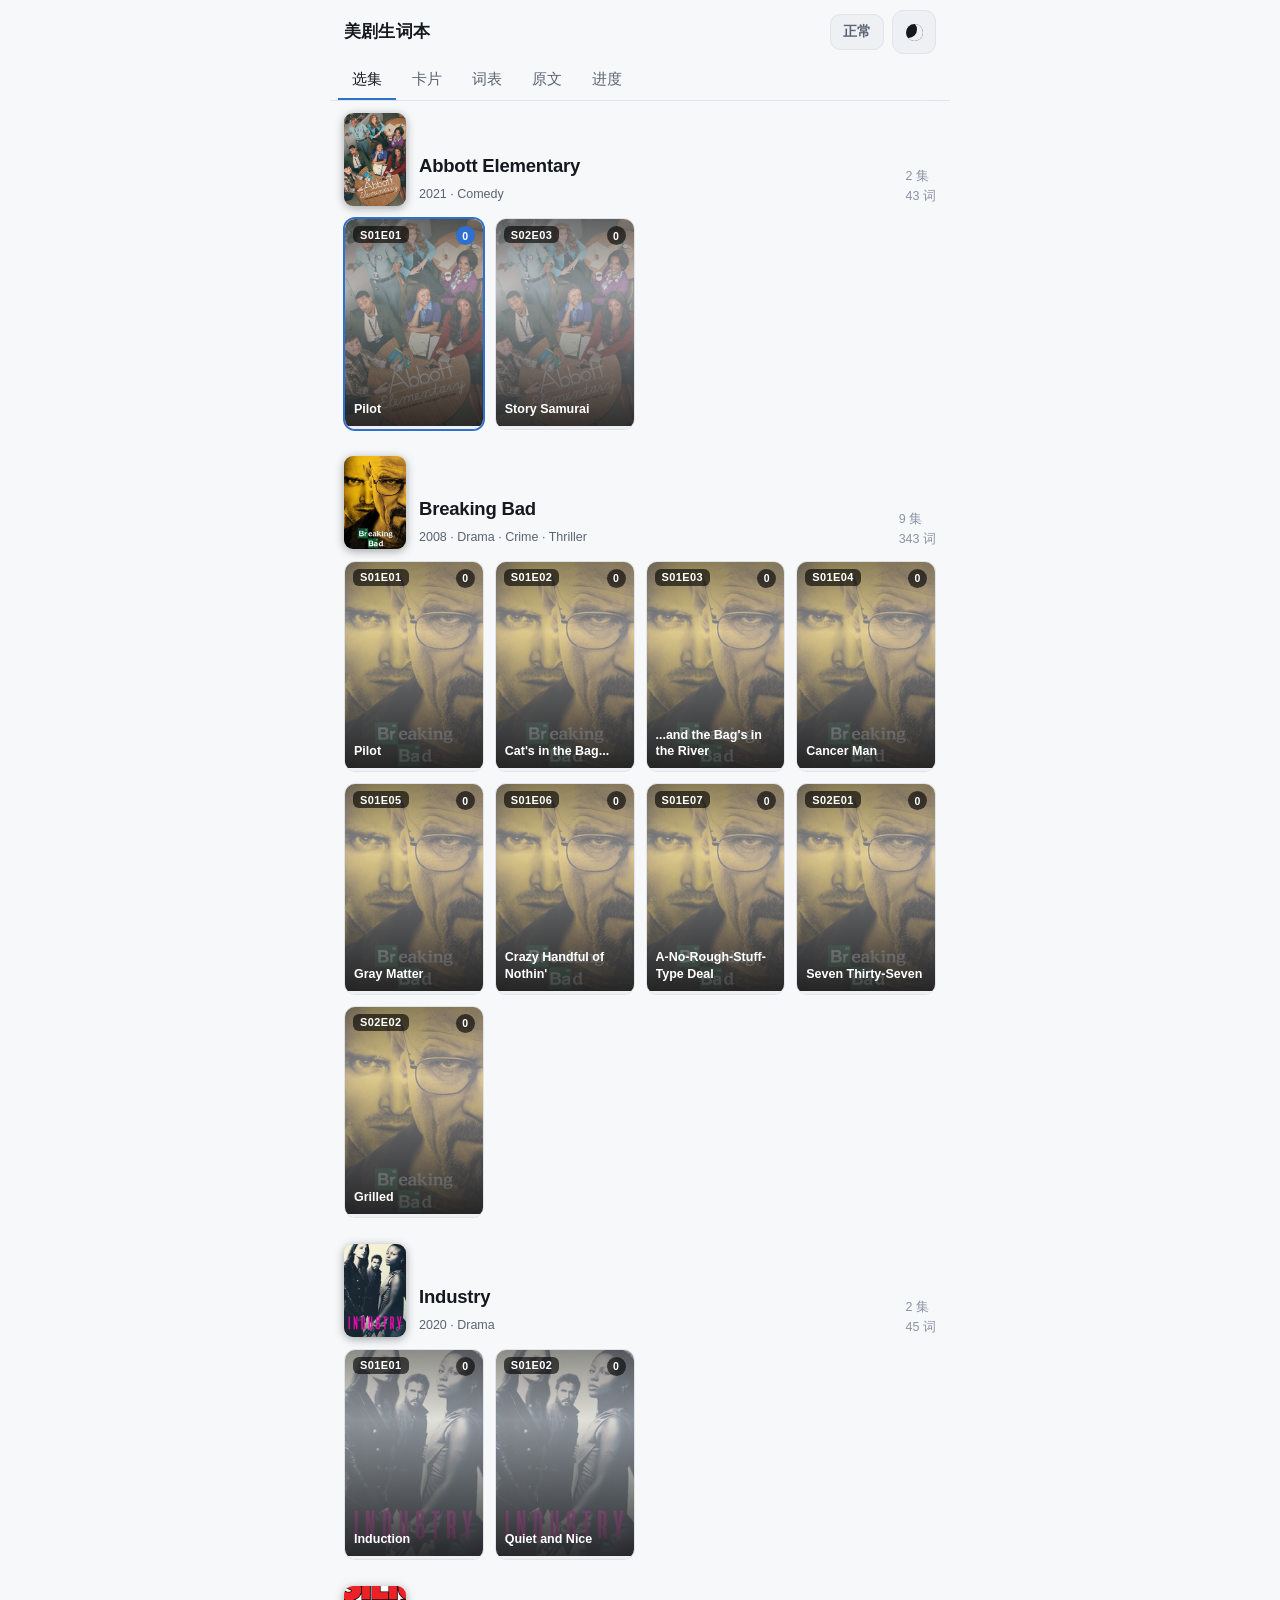
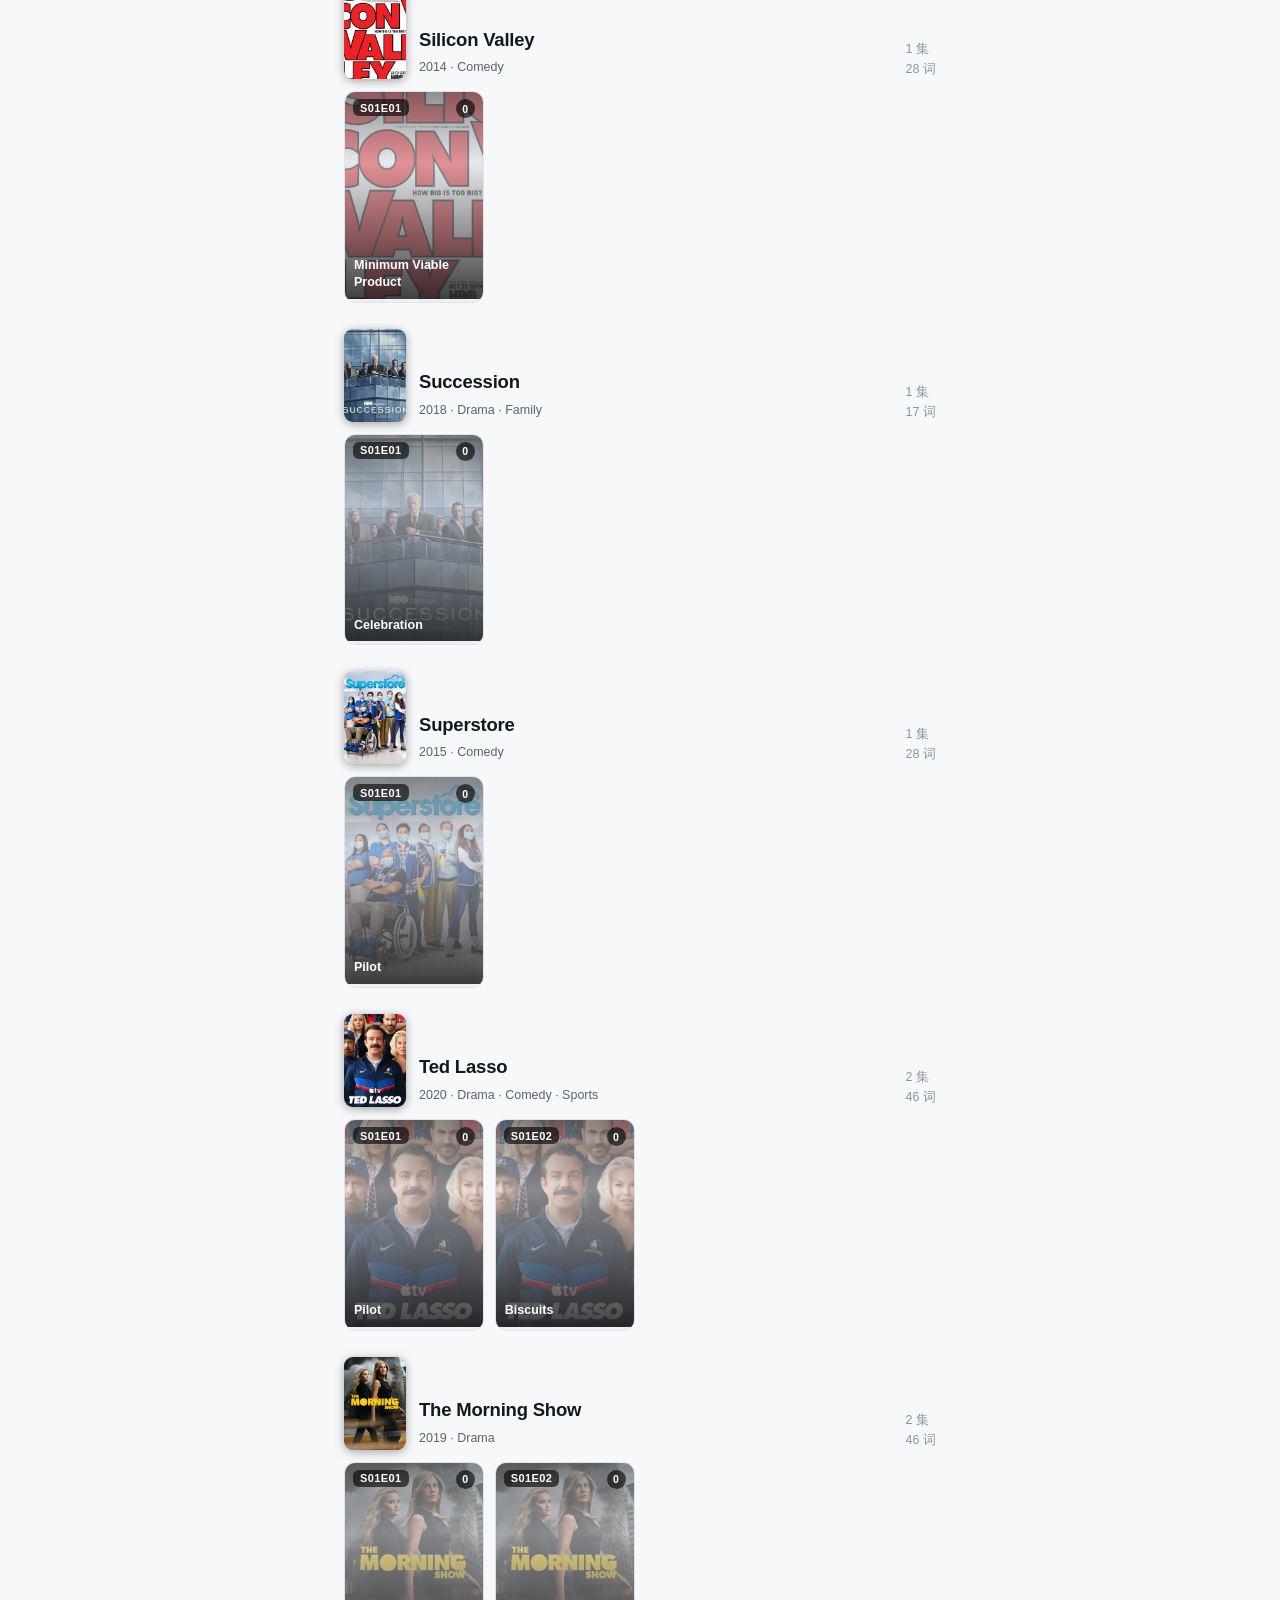
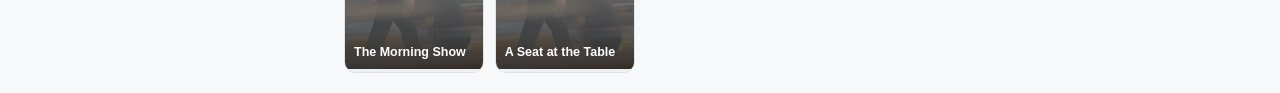
<file: index.html>
<!DOCTYPE html>
<html lang="zh-CN">
<head>
<meta charset="utf-8">
<meta name="viewport" content="width=device-width,initial-scale=1,viewport-fit=cover,maximum-scale=1">
<meta name="theme-color" content="#0f1115">
<meta name="apple-mobile-web-app-capable" content="yes">
<meta name="apple-mobile-web-app-status-bar-style" content="black-translucent">
<meta name="apple-mobile-web-app-title" content="美剧生词本">
<title>美剧生词本</title>
<link rel="manifest" href="manifest.webmanifest">
<link rel="icon" href="icon.svg" type="image/svg+xml">
<link rel="apple-touch-icon" href="icon.svg">
<link rel="stylesheet" href="assets/app.css?v=a0de4912">
</head>
<body>
<div id="app" data-view="library">
  <header class="topbar">
    <div class="topbar-row">
      <h1 class="brand">美剧生词本</h1>
      <div class="topbar-actions">
        <button id="btn-rate" class="rate-btn" aria-label="朗读速度">慢</button>
        <button id="btn-theme" class="icon-btn" aria-label="切换主题">
          <span class="ico-theme"></span>
        </button>
      </div>
    </div>
    <nav class="tabs" role="tablist">
      <button class="tab is-active" data-tab="library" role="tab">选集</button>
      <button class="tab" data-tab="cards" role="tab">卡片</button>
      <button class="tab" data-tab="list" role="tab">词表</button>
      <button class="tab" data-tab="script" role="tab">原文</button>
      <button class="tab" data-tab="stats" role="tab">进度</button>
    </nav>
  </header>

  <section id="view-library" class="view is-active">
    <div id="library-body" class="library-body"></div>
  </section>

  <section id="view-cards" class="view">
    <div class="toolbar">
      <select id="filter-episode" class="select" aria-label="选择剧集"></select>
      <select id="filter-level" class="select" aria-label="按级别筛选">
        <option value="">全部级别</option>
        <option value="B2">B2</option>
        <option value="C1">C1</option>
      </select>
      <select id="filter-status" class="select" aria-label="按掌握状态筛选">
        <option value="">全部状态</option>
        <option value="new">未学习</option>
        <option value="learning">复习中</option>
        <option value="mastered">已掌握</option>
      </select>
    </div>

    <div class="progress-strip">
      <div class="progress-track"><div id="progress-fill" class="progress-fill"></div></div>
      <div class="progress-meta">
        <span id="progress-count">0 / 0</span>
        <span id="progress-pct">0%</span>
      </div>
    </div>

    <div id="card-stage" class="card-stage"></div>

    <div id="card-nav" class="card-nav">
      <button id="btn-prev" class="btn btn-ghost" aria-label="上一个">‹</button>
      <button id="btn-known" class="btn btn-known">认识</button>
      <button id="btn-unsure" class="btn btn-unsure">模糊</button>
      <button id="btn-flip" class="btn btn-primary">看释义</button>
      <button id="btn-next" class="btn btn-ghost" aria-label="下一个">›</button>
    </div>
  </section>

  <section id="view-list" class="view">
    <div class="toolbar">
      <input id="search" class="input" type="search" placeholder="搜索单词或释义…" autocomplete="off">
    </div>
    <ul id="word-list" class="word-list"></ul>
  </section>

  <section id="view-script" class="view">
    <div class="toolbar">
      <select id="script-episode" class="select" aria-label="选择剧集"></select>
      <label class="switch">
        <input id="script-tap" type="checkbox" checked>
        <span>点击查词</span>
      </label>
    </div>
    <div id="script-meta" class="script-meta"></div>
    <div id="script-body" class="script-body"></div>
  </section>

  <section id="view-stats" class="view">
    <div id="stats-body" class="stats-body"></div>
  </section>
</div>

<div id="sheet" class="sheet" hidden>
  <div class="sheet-backdrop" data-close></div>
  <div class="sheet-panel" role="dialog" aria-modal="true">
    <div class="sheet-grip"></div>
    <div id="sheet-body" class="sheet-body"></div>
  </div>
</div>

<script src="assets/data.js?v=2f0c6f63"></script>
<script src="assets/app.js?v=cdc74d9d"></script>
</body>
</html>
</file>
<file: assets/app.css>
:root {
  --bg: #0f1115;
  --bg-elev: #171a21;
  --bg-soft: #1e222b;
  --line: #2a2f3a;
  --fg: #e8eaed;
  --fg-dim: #9aa3b2;
  --fg-faint: #6b7484;
  --accent: #5b9dff;
  --b2: #4ec9a5;
  --c1: #c99bf0;
  --warn: #f0b45f;
  --danger: #f07272;
  --radius: 14px;
  --tap: 44px;
}

html[data-theme="light"] {
  --bg: #f7f8fa;
  --bg-elev: #ffffff;
  --bg-soft: #eef0f4;
  --line: #dfe3ea;
  --fg: #14181f;
  --fg-dim: #5a6373;
  --fg-faint: #8b94a4;
  --accent: #2f6fd0;
  --b2: #1f9c78;
  --c1: #8b4fc4;
}

* { box-sizing: border-box; -webkit-tap-highlight-color: transparent; }

body {
  margin: 0;
  background: var(--bg);
  color: var(--fg);
  font: 16px/1.6 -apple-system, BlinkMacSystemFont, "Segoe UI", "PingFang SC",
        "Hiragino Sans GB", "Microsoft YaHei", sans-serif;
  overscroll-behavior-y: contain;
}

#app { padding-bottom: env(safe-area-inset-bottom); }

/* ---------- top bar ---------- */
.topbar {
  position: sticky; top: 0; z-index: 20;
  background: color-mix(in srgb, var(--bg) 88%, transparent);
  backdrop-filter: saturate(160%) blur(12px);
  border-bottom: 1px solid var(--line);
  padding-top: env(safe-area-inset-top);
}
.topbar-row {
  display: flex; align-items: center; justify-content: space-between;
  padding: 10px 14px 6px;
}
.brand { margin: 0; font-size: 17px; font-weight: 650; letter-spacing: .2px; }

.topbar-actions { display: flex; align-items: center; gap: 8px; }
.rate-btn {
  min-height: 36px; padding: 0 12px; border-radius: 10px;
  background: var(--bg-soft); border: 1px solid var(--line);
  color: var(--fg-dim); font-size: 13.5px; font-weight: 600;
  font-family: inherit; cursor: pointer;
}
.rate-btn.is-on { color: var(--accent); border-color: var(--accent); }

.icon-btn {
  min-width: var(--tap); min-height: var(--tap);
  display: grid; place-items: center;
  background: var(--bg-soft); border: 1px solid var(--line);
  border-radius: 11px; color: var(--fg); cursor: pointer;
}
.ico-theme {
  width: 17px; height: 17px; border-radius: 50%;
  background: var(--fg);
  box-shadow: inset -6px -3px 0 0 var(--bg-soft);
}

.tabs {
  display: flex; gap: 2px; padding: 0 8px;
  overflow-x: auto; scrollbar-width: none;
}
.tabs::-webkit-scrollbar { display: none; }
.tab {
  flex: 0 0 auto; min-height: 40px; padding: 0 14px;
  background: none; border: 0; border-bottom: 2px solid transparent;
  color: var(--fg-dim); font-size: 14.5px; font-weight: 550;
  cursor: pointer; white-space: nowrap;
}
.tab.is-active { color: var(--fg); border-bottom-color: var(--accent); }

/* ---------- views ---------- */
.view { display: none; padding: 12px 14px 20px; }
.view.is-active { display: block; }

/* ---------- toolbar ---------- */
.toolbar {
  display: flex; gap: 8px; margin-bottom: 12px;
  overflow-x: auto; scrollbar-width: none;
}
.toolbar::-webkit-scrollbar { display: none; }
.select, .input {
  flex: 1 1 auto; min-width: 108px; min-height: var(--tap);
  padding: 0 12px; border-radius: 11px;
  background: var(--bg-elev); color: var(--fg);
  border: 1px solid var(--line); font-size: 15px; font-family: inherit;
}
.input { flex: 1 1 100%; min-width: 0; }

.switch {
  display: flex; align-items: center; gap: 6px;
  flex: 0 0 auto; min-height: var(--tap); padding: 0 12px;
  background: var(--bg-elev); border: 1px solid var(--line);
  border-radius: 11px; font-size: 14px; color: var(--fg-dim); white-space: nowrap;
}
.switch input { width: 17px; height: 17px; accent-color: var(--accent); }

/* ---------- progress ---------- */
.progress-strip { margin-bottom: 14px; }
.progress-track {
  height: 5px; border-radius: 3px; background: var(--bg-soft); overflow: hidden;
}
.progress-fill {
  height: 100%; width: 0; border-radius: 3px;
  background: linear-gradient(90deg, var(--b2), var(--accent));
  transition: width .3s ease;
}
.progress-meta {
  display: flex; justify-content: space-between;
  margin-top: 5px; font-size: 12.5px; color: var(--fg-faint);
  font-variant-numeric: tabular-nums;
}

/* ---------- flashcard ---------- */
.card-stage { perspective: 1400px; margin-bottom: 14px; }
.flashcard {
  position: relative; width: 100%; min-height: 340px;
  transform-style: preserve-3d;
  transition: transform .42s cubic-bezier(.4,.2,.2,1);
}
.flashcard.is-flipped { transform: rotateY(180deg); }
.fc-face {
  position: absolute; inset: 0;
  display: flex; flex-direction: column;
  padding: 20px 18px; border-radius: var(--radius);
  background: var(--bg-elev); border: 1px solid var(--line);
  backface-visibility: hidden; -webkit-backface-visibility: hidden;
  overflow-y: auto; overscroll-behavior: contain;
}
.fc-front { transform: rotateY(0deg); }
.fc-back { transform: rotateY(180deg); }

.fc-head { display: flex; align-items: flex-start; gap: 10px; margin-bottom: 4px; }
.fc-word {
  margin: 0; font-size: 27px; font-weight: 680; letter-spacing: -.3px;
  word-break: break-word; flex: 1;
}
.spk {
  flex: 0 0 auto; width: 38px; height: 38px; border-radius: 50%;
  display: grid; place-items: center;
  background: var(--bg-soft); border: 1px solid var(--line);
  color: var(--accent); font-size: 17px; cursor: pointer;
}
.spk:active { transform: scale(.9); }
.spk.is-playing { background: var(--accent); color: #fff; border-color: var(--accent); }
.spk-label {
  display: inline-flex; align-items: center; gap: 6px;
  margin-top: 7px; padding: 4px 10px; border-radius: 8px;
  background: var(--bg-soft); border: 1px solid var(--line);
  color: var(--accent); font-size: 12.5px; font-weight: 600;
  font-family: inherit; cursor: pointer;
}
.spk-label.is-playing { background: var(--accent); color: #fff; border-color: var(--accent); }
.tts-none {
  margin-top: 8px; font-size: 12px; color: var(--warn);
}
.fc-pos { color: var(--fg-faint); font-size: 14px; font-style: italic; }
.fc-phon { color: var(--accent); font-size: 16.5px; margin: 6px 0 2px; }
.fc-hint { margin-top: auto; color: var(--fg-faint); font-size: 13.5px; text-align: center; }

.badge {
  flex: 0 0 auto; padding: 3px 9px; border-radius: 7px;
  font-size: 12px; font-weight: 700; letter-spacing: .3px;
}
.badge-B2 { background: color-mix(in srgb, var(--b2) 20%, transparent); color: var(--b2); }
.badge-C1 { background: color-mix(in srgb, var(--c1) 20%, transparent); color: var(--c1); }

.fc-row { margin-top: 12px; }
.fc-label {
  font-size: 11.5px; font-weight: 700; letter-spacing: .8px;
  text-transform: uppercase; color: var(--fg-faint); margin-bottom: 3px;
}
.fc-def-en { font-size: 15.5px; }
.fc-def-cn { font-size: 15.5px; color: var(--fg); margin-top: 4px; }
.fc-quote {
  font-size: 15px; font-style: italic; color: var(--fg-dim);
  border-left: 2.5px solid var(--accent); padding-left: 11px;
}
.fc-quote-cn { font-size: 14.5px; color: var(--fg-dim); margin-top: 5px; }
.fc-example {
  font-size: 15px; background: var(--bg-soft);
  padding: 9px 11px; border-radius: 9px;
}
.fc-example-cn { font-size: 14px; color: var(--fg-dim); margin-top: 4px; }
.fc-note {
  font-size: 13.5px; color: var(--warn);
  background: color-mix(in srgb, var(--warn) 11%, transparent);
  padding: 8px 10px; border-radius: 9px;
}

/* ---------- card nav ---------- */
.card-nav { display: flex; gap: 7px; }
.btn {
  min-height: var(--tap); padding: 0 12px; border-radius: 11px;
  border: 1px solid var(--line); background: var(--bg-elev);
  color: var(--fg); font-size: 14.5px; font-weight: 600;
  font-family: inherit; cursor: pointer;
}
.btn:active { transform: scale(.97); }
.btn:disabled { opacity: .4; }
.btn-ghost { flex: 0 0 44px; font-size: 21px; padding: 0; color: var(--fg-dim); }
.btn-primary { flex: 2; background: var(--accent); border-color: var(--accent); color: #fff; }
.btn-known { flex: 1.3; color: var(--b2); border-color: color-mix(in srgb, var(--b2) 40%, var(--line)); }
.btn-unsure { flex: 1.3; color: var(--warn); border-color: color-mix(in srgb, var(--warn) 40%, var(--line)); }

.empty { text-align: center; color: var(--fg-faint); padding: 40px 20px; font-size: 14.5px; }

/* ---------- library / episode picker ---------- */
.library-body { display: grid; gap: 26px; }

.show-head { display: flex; gap: 13px; align-items: flex-end; margin-bottom: 12px; }
.show-thumb {
  width: 62px; height: auto; aspect-ratio: 2 / 3;
  border-radius: 9px; object-fit: cover; flex: 0 0 auto;
  background: var(--bg-soft);
  box-shadow: 0 2px 10px rgba(0,0,0,.35);
}
.show-meta { flex: 1; min-width: 0; padding-bottom: 2px; }
.show-title { margin: 0 0 3px; font-size: 18.5px; font-weight: 680; letter-spacing: -.2px; }
.show-sub { font-size: 12.5px; color: var(--fg-dim); }
.show-count { font-size: 12.5px; color: var(--fg-faint); white-space: nowrap; }

.ep-grid {
  display: grid; gap: 11px;
  grid-template-columns: repeat(auto-fill, minmax(124px, 1fr));
}
.ep-card {
  position: relative; display: block; width: 100%; padding: 0;
  border: 1px solid var(--line); border-radius: 11px; overflow: hidden;
  background: var(--bg-elev); cursor: pointer; text-align: left;
}
.ep-card:active { transform: scale(.975); }
.ep-art {
  position: relative; aspect-ratio: 2 / 3; overflow: hidden;
  background: var(--bg-soft);
}
.ep-art img {
  width: 100%; height: 100%; object-fit: cover;
  opacity: .42; transition: opacity .2s;
}
.ep-card:hover .ep-art img, .ep-card.is-active .ep-art img { opacity: .58; }
.ep-scrim {
  position: absolute; inset: 0;
  background: linear-gradient(180deg, rgba(0,0,0,.42) 0%, rgba(0,0,0,.05) 34%, rgba(0,0,0,.74) 100%);
}
.ep-code {
  position: absolute; top: 7px; left: 8px;
  padding: 2.5px 7px; border-radius: 6px;
  background: rgba(0,0,0,.62); color: #fff;
  font-size: 11px; font-weight: 700; letter-spacing: .4px;
  font-variant-numeric: tabular-nums;
}
.ep-title {
  position: absolute; left: 9px; right: 9px; bottom: 8px;
  font-size: 12.5px; font-weight: 600; line-height: 1.35; color: #fff;
  display: -webkit-box; -webkit-line-clamp: 2; -webkit-box-orient: vertical;
  overflow: hidden;
}
.ep-foot {
  position: absolute; top: 7px; right: 8px;
  width: 19px; height: 19px; border-radius: 50%;
  display: grid; place-items: center;
  background: rgba(0,0,0,.62); color: #fff;
  font-size: 10.5px; font-weight: 700;
}
.ep-foot.done { background: var(--b2); color: #06231b; }
.ep-bar {
  position: relative; height: 3px; background: var(--bg-soft);
}
.ep-bar > i { position: absolute; inset: 0 auto 0 0; background: var(--b2); border-radius: 0 3px 3px 0; }
.ep-card.is-active { border-color: var(--accent); box-shadow: 0 0 0 1px var(--accent); }
.ep-card.is-active .ep-foot { background: var(--accent); color: #fff; }

/* ---------- word list ---------- */
.word-list { list-style: none; margin: 0; padding: 0; }
.word-item {
  background: var(--bg-elev); border: 1px solid var(--line);
  border-radius: var(--radius); margin-bottom: 8px; overflow: hidden;
}
.wi-head {
  display: flex; align-items: center; gap: 10px;
  width: 100%; min-height: var(--tap); padding: 12px 14px;
  background: none; border: 0; color: var(--fg);
  font-size: 16px; font-family: inherit; text-align: left; cursor: pointer;
}
.wi-word { font-weight: 620; flex: 1; word-break: break-word; }
.wi-dot { width: 8px; height: 8px; border-radius: 50%; flex: 0 0 auto; }
.wi-dot.new { background: var(--fg-faint); }
.wi-dot.learning { background: var(--warn); }
.wi-dot.mastered { background: var(--b2); }
.wi-chev { color: var(--fg-faint); transition: transform .2s; }
.word-item.is-open .wi-chev { transform: rotate(90deg); }
.wi-spk { width: 34px; height: 34px; font-size: 15px; flex: 0 0 auto; }
.sheet-tts { display: flex; gap: 8px; flex-wrap: wrap; margin-bottom: 12px; }
.wi-body {
  padding: 0 14px 14px; font-size: 14.5px; color: var(--fg-dim);
  border-top: 1px solid var(--line); padding-top: 12px;
}
.word-item:not(.is-open) .wi-body { display: none; }

/* ---------- script ---------- */
.script-meta {
  font-size: 13px; color: var(--fg-faint); margin-bottom: 12px;
  padding-bottom: 10px; border-bottom: 1px solid var(--line);
}
.script-body {
  font-size: 15.5px; line-height: 1.85; white-space: pre-wrap;
  word-break: break-word;
}
.script-body .ln { display: block; padding: 1px 0; }
.script-body .ln[data-hit="1"] {
  background: color-mix(in srgb, var(--accent) 15%, transparent);
  border-radius: 4px;
}
.tok { border-radius: 3px; }
.tapmode .tok[data-w="1"] {
  box-shadow: inset 0 -1.5px 0 color-mix(in srgb, var(--accent) 60%, transparent);
}

/* ---------- stats ---------- */
.stats-body { display: grid; gap: 12px; }
.stat-card {
  background: var(--bg-elev); border: 1px solid var(--line);
  border-radius: var(--radius); padding: 16px;
}
.stat-num { font-size: 31px; font-weight: 700; letter-spacing: -.5px; }
.stat-cap { font-size: 13px; color: var(--fg-dim); margin-top: 2px; }
.stat-grid { display: grid; grid-template-columns: repeat(3, 1fr); gap: 10px; }
.bar-row { display: flex; align-items: center; gap: 9px; margin-bottom: 9px; font-size: 13px; }
.bar-label {
  flex: 0 0 92px; color: var(--fg-dim);
  white-space: nowrap; overflow: hidden; text-overflow: ellipsis;
}
.bar-track { flex: 1; height: 7px; border-radius: 4px; background: var(--bg-soft); overflow: hidden; }
.bar-fill { height: 100%; border-radius: 4px; }
.bar-val { flex: 0 0 34px; text-align: right; color: var(--fg-faint); font-variant-numeric: tabular-nums; }
.stat-actions { display: flex; gap: 8px; flex-wrap: wrap; }

/* ---------- sheet ---------- */
.sheet { position: fixed; inset: 0; z-index: 60; }
.sheet[hidden] { display: none; }
.sheet-backdrop { position: absolute; inset: 0; background: rgba(0,0,0,.55); }
.sheet-panel {
  position: absolute; left: 0; right: 0; bottom: 0;
  max-height: 86vh; display: flex; flex-direction: column;
  background: var(--bg-elev); border-radius: 20px 20px 0 0;
  border-top: 1px solid var(--line);
  padding-bottom: env(safe-area-inset-bottom);
  animation: slideup .26s cubic-bezier(.3,1,.5,1);
}
@keyframes slideup { from { transform: translateY(100%); } to { transform: translateY(0); } }
.sheet-grip {
  width: 34px; height: 4px; border-radius: 2px; background: var(--line);
  margin: 9px auto 4px; flex: 0 0 auto;
}
.sheet-body {
  overflow-y: auto; padding: 12px 18px 22px;
  -webkit-overflow-scrolling: touch;
}
.sheet-title { margin: 0 0 3px; font-size: 21px; font-weight: 680; word-break: break-word; }
.sheet-phon { color: var(--accent); font-size: 15px; margin-bottom: 10px; }

@media (min-width: 640px) {
  #app { max-width: 620px; margin: 0 auto; }
  .card-stage { min-height: 380px; }
}

@media (prefers-reduced-motion: reduce) {
  * { animation: none !important; transition: none !important; }
}
</file>
